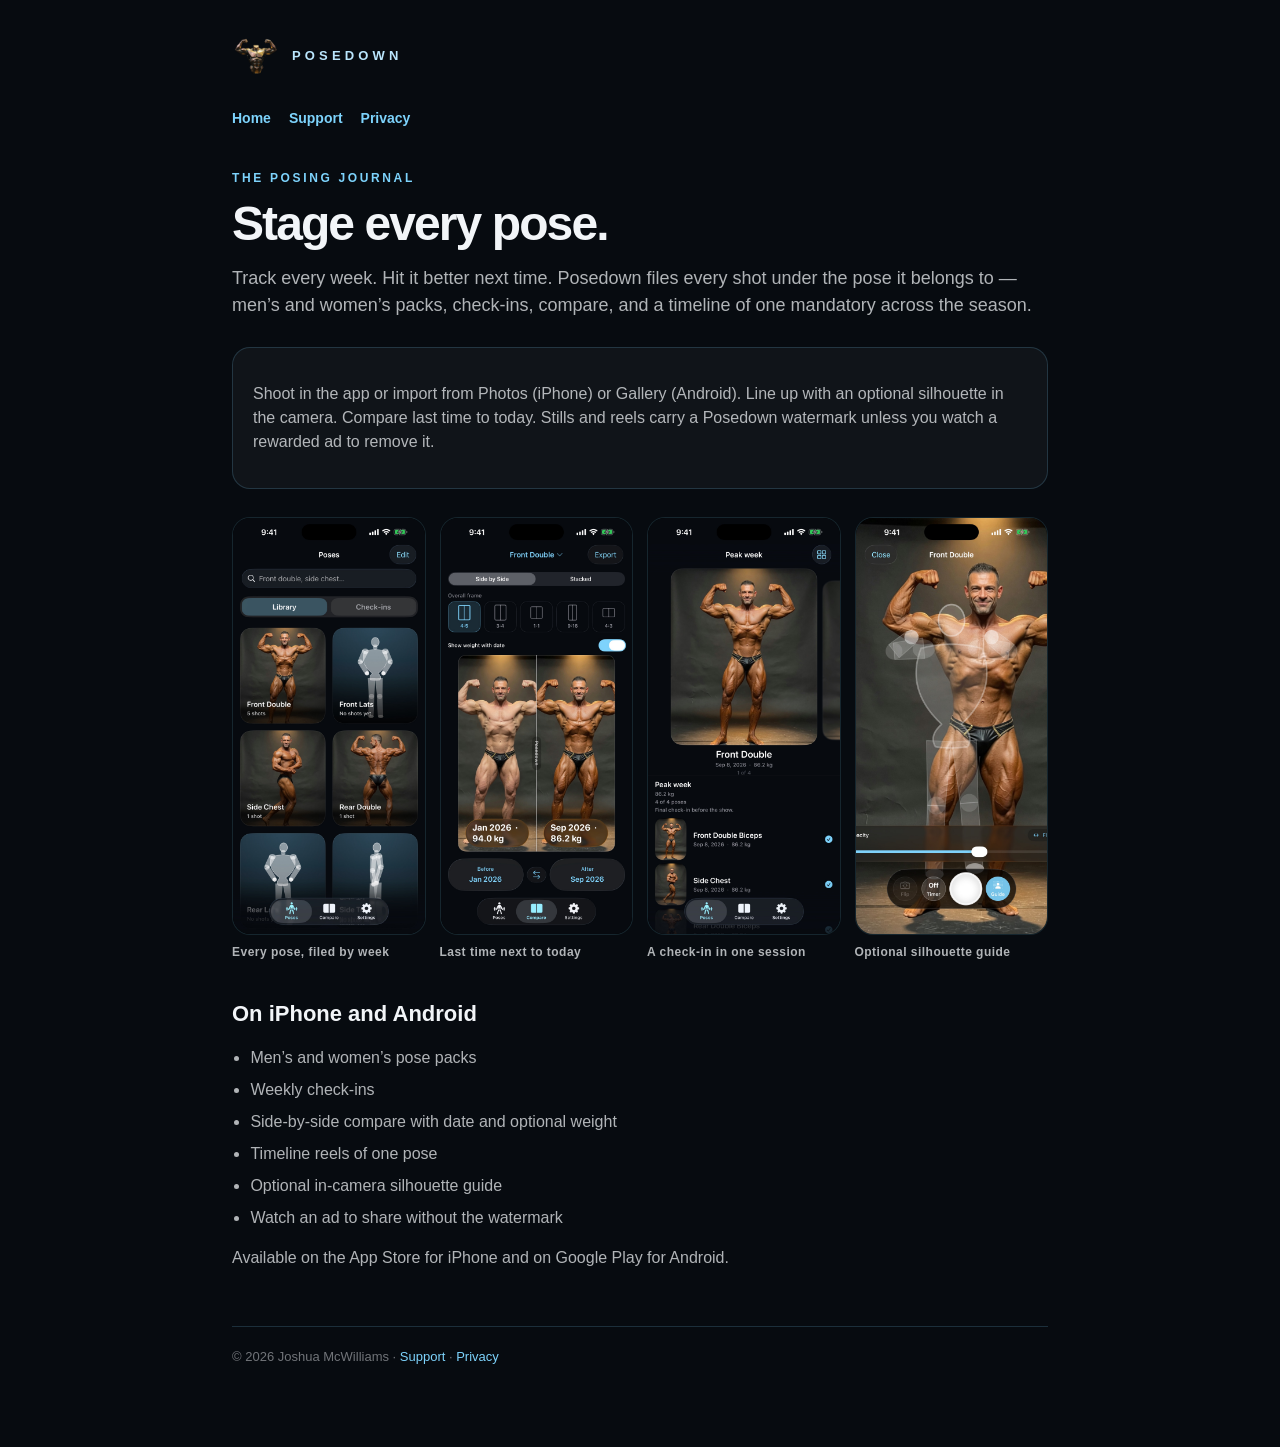
<file: index.html>
<!DOCTYPE html>
<html lang="en">
<head>
  <meta charset="utf-8">
  <meta name="viewport" content="width=device-width, initial-scale=1">
  <title>Posedown — the posing journal</title>
  <meta name="description" content="Posedown is a bodybuilding posing journal for iPhone and Android. Stage every pose. Track every week. Hit it better next time.">
  <link rel="stylesheet" href="styles.css">
</head>
<body>
  <main class="wrap">
    <div class="brand">
      <img src="icon.png" alt="Posedown">
      <span>Posedown</span>
    </div>
    <nav>
      <a href="./">Home</a>
      <a href="support.html">Support</a>
      <a href="privacy.html">Privacy</a>
    </nav>

    <div class="kicker">The posing journal</div>
    <h1>Stage every pose.</h1>
    <p class="lede">Track every week. Hit it better next time. Posedown files every shot under the pose it belongs to — men’s and women’s packs, check-ins, compare, and a timeline of one mandatory across the season.</p>

    <div class="card">
      <p>Shoot in the app or import from Photos (iPhone) or Gallery (Android). Line up with an optional silhouette in the camera. Compare last time to today. Stills and reels carry a Posedown watermark unless you watch a rewarded ad to remove it.</p>
    </div>

    <div class="shots" aria-label="App screenshots">
      <figure>
        <img src="screenshots/library.jpg" alt="Pose library with men’s and women’s packs">
        <figcaption>Every pose, filed by week</figcaption>
      </figure>
      <figure>
        <img src="screenshots/compare.jpg" alt="Before and after compare with dates and weight">
        <figcaption>Last time next to today</figcaption>
      </figure>
      <figure>
        <img src="screenshots/session.jpg" alt="Peak week check-in with poses checked off">
        <figcaption>A check-in in one session</figcaption>
      </figure>
      <figure>
        <img src="screenshots/guide.jpg" alt="In-camera silhouette guide over the pose">
        <figcaption>Optional silhouette guide</figcaption>
      </figure>
    </div>

    <h2>On iPhone and Android</h2>
    <ul>
      <li>Men’s and women’s pose packs</li>
      <li>Weekly check-ins</li>
      <li>Side-by-side compare with date and optional weight</li>
      <li>Timeline reels of one pose</li>
      <li>Optional in-camera silhouette guide</li>
      <li>Watch an ad to share without the watermark</li>
    </ul>

    <p>Available on the App Store for iPhone and on Google Play for Android.</p>

    <footer>
      © 2026 Joshua McWilliams · <a href="support.html">Support</a> · <a href="privacy.html">Privacy</a>
    </footer>
  </main>
</body>
</html>
</file>
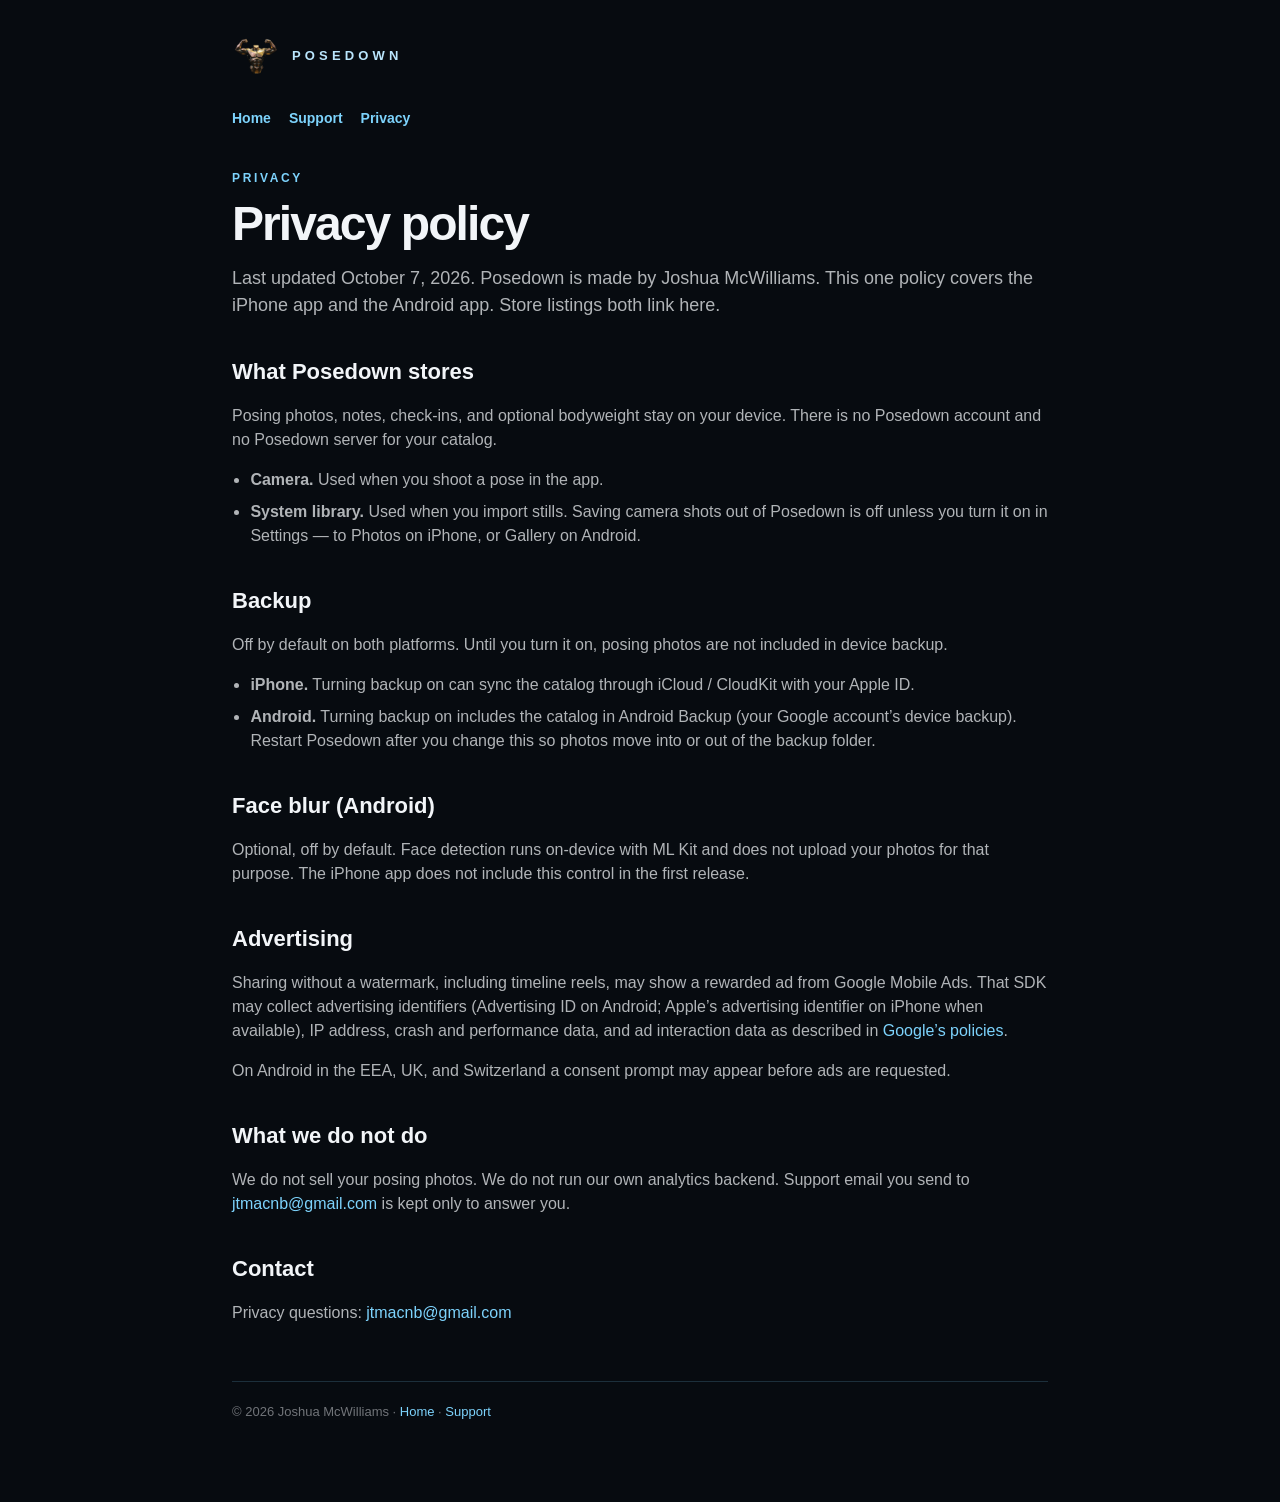
<file: privacy.html>
<!DOCTYPE html>
<html lang="en">
<head>
  <meta charset="utf-8">
  <meta name="viewport" content="width=device-width, initial-scale=1">
  <title>Posedown privacy policy</title>
  <meta name="description" content="Privacy policy for the Posedown posing journal on iPhone and Android.">
  <link rel="stylesheet" href="styles.css">
</head>
<body>
  <main class="wrap">
    <div class="brand">
      <img src="icon.png" alt="Posedown">
      <span>Posedown</span>
    </div>
    <nav>
      <a href="./">Home</a>
      <a href="support.html">Support</a>
      <a href="privacy.html">Privacy</a>
    </nav>

    <div class="kicker">Privacy</div>
    <h1>Privacy policy</h1>
    <p class="lede">Last updated October 7, 2026. Posedown is made by Joshua McWilliams. This one policy covers the iPhone app and the Android app. Store listings both link here.</p>

    <h2>What Posedown stores</h2>
    <p>Posing photos, notes, check-ins, and optional bodyweight stay on your device. There is no Posedown account and no Posedown server for your catalog.</p>
    <ul>
      <li><strong>Camera.</strong> Used when you shoot a pose in the app.</li>
      <li><strong>System library.</strong> Used when you import stills. Saving camera shots out of Posedown is off unless you turn it on in Settings — to Photos on iPhone, or Gallery on Android.</li>
    </ul>

    <h2>Backup</h2>
    <p>Off by default on both platforms. Until you turn it on, posing photos are not included in device backup.</p>
    <ul>
      <li><strong>iPhone.</strong> Turning backup on can sync the catalog through iCloud / CloudKit with your Apple ID.</li>
      <li><strong>Android.</strong> Turning backup on includes the catalog in Android Backup (your Google account’s device backup). Restart Posedown after you change this so photos move into or out of the backup folder.</li>
    </ul>

    <h2>Face blur (Android)</h2>
    <p>Optional, off by default. Face detection runs on-device with ML Kit and does not upload your photos for that purpose. The iPhone app does not include this control in the first release.</p>

    <h2>Advertising</h2>
    <p>Sharing without a watermark, including timeline reels, may show a rewarded ad from Google Mobile Ads. That SDK may collect advertising identifiers (Advertising ID on Android; Apple’s advertising identifier on iPhone when available), IP address, crash and performance data, and ad interaction data as described in <a href="https://policies.google.com/privacy">Google’s policies</a>.</p>
    <p>On Android in the EEA, UK, and Switzerland a consent prompt may appear before ads are requested.</p>

    <h2>What we do not do</h2>
    <p>We do not sell your posing photos. We do not run our own analytics backend. Support email you send to <a href="mailto:jtmacnb@gmail.com">jtmacnb@gmail.com</a> is kept only to answer you.</p>

    <h2>Contact</h2>
    <p>Privacy questions: <a href="mailto:jtmacnb@gmail.com">jtmacnb@gmail.com</a></p>

    <footer>
      © 2026 Joshua McWilliams · <a href="./">Home</a> · <a href="support.html">Support</a>
    </footer>
  </main>
</body>
</html>
</file>
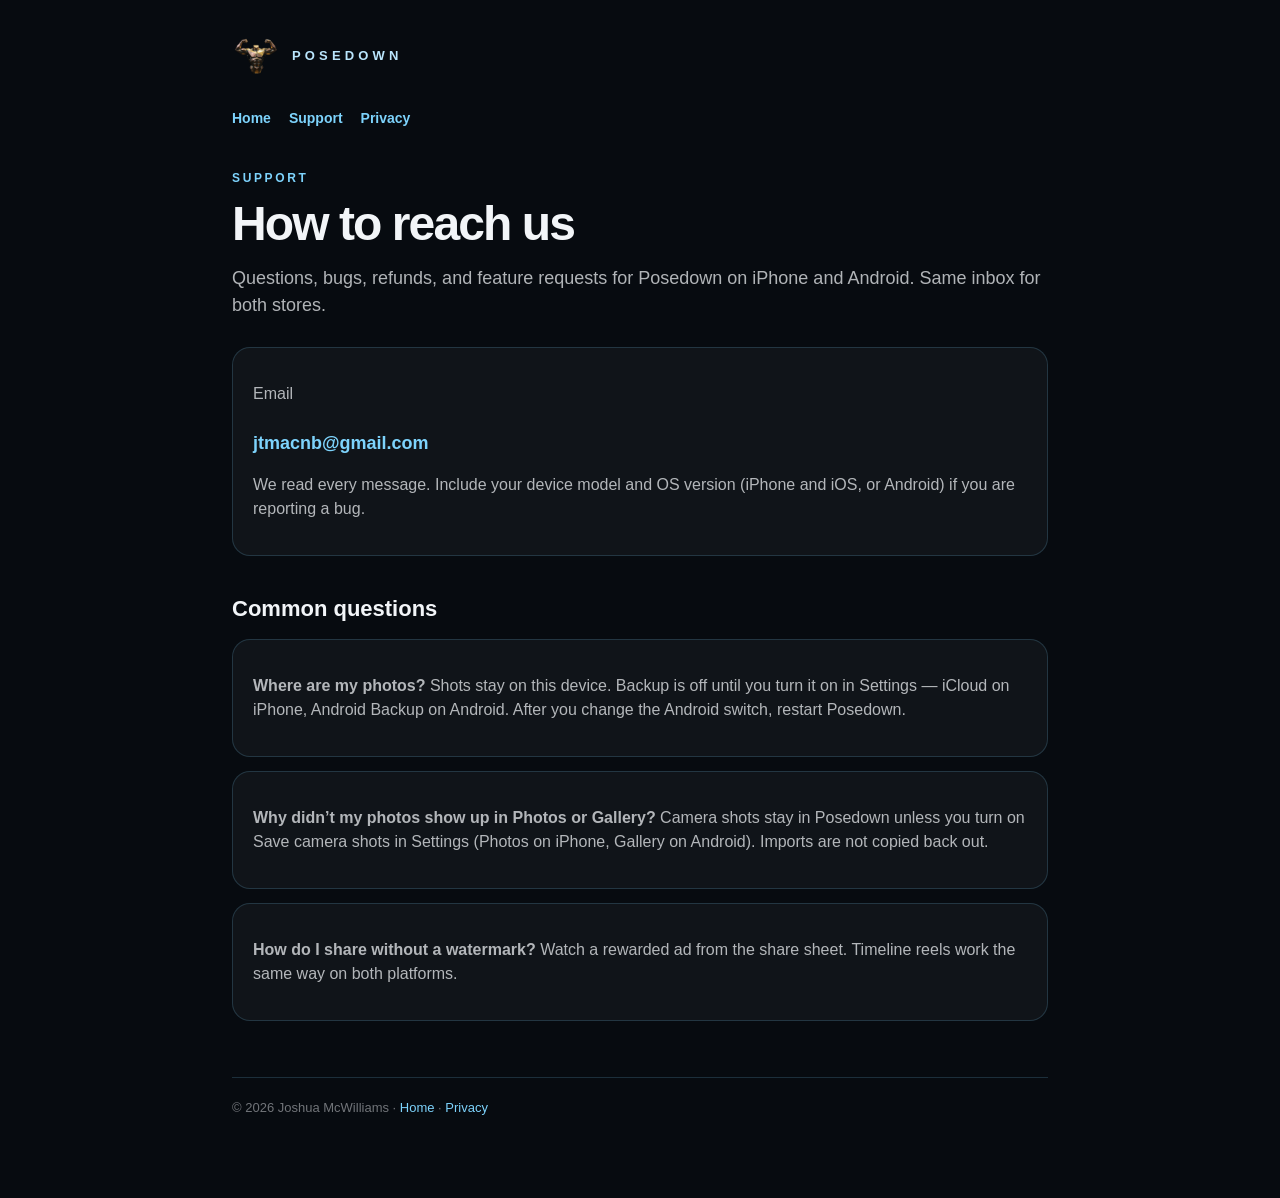
<file: support.html>
<!DOCTYPE html>
<html lang="en">
<head>
  <meta charset="utf-8">
  <meta name="viewport" content="width=device-width, initial-scale=1">
  <title>Posedown support</title>
  <meta name="description" content="Contact Posedown support for help, bugs, and store questions on iPhone and Android.">
  <link rel="stylesheet" href="styles.css">
</head>
<body>
  <main class="wrap">
    <div class="brand">
      <img src="icon.png" alt="Posedown">
      <span>Posedown</span>
    </div>
    <nav>
      <a href="./">Home</a>
      <a href="support.html">Support</a>
      <a href="privacy.html">Privacy</a>
    </nav>

    <div class="kicker">Support</div>
    <h1>How to reach us</h1>
    <p class="lede">Questions, bugs, refunds, and feature requests for Posedown on iPhone and Android. Same inbox for both stores.</p>

    <div class="card">
      <p>Email</p>
      <a class="email" href="mailto:jtmacnb@gmail.com">jtmacnb@gmail.com</a>
      <p>We read every message. Include your device model and OS version (iPhone and iOS, or Android) if you are reporting a bug.</p>
    </div>

    <h2>Common questions</h2>
    <div class="card">
      <p><strong>Where are my photos?</strong> Shots stay on this device. Backup is off until you turn it on in Settings — iCloud on iPhone, Android Backup on Android. After you change the Android switch, restart Posedown.</p>
    </div>
    <div class="card">
      <p><strong>Why didn’t my photos show up in Photos or Gallery?</strong> Camera shots stay in Posedown unless you turn on Save camera shots in Settings (Photos on iPhone, Gallery on Android). Imports are not copied back out.</p>
    </div>
    <div class="card">
      <p><strong>How do I share without a watermark?</strong> Watch a rewarded ad from the share sheet. Timeline reels work the same way on both platforms.</p>
    </div>

    <footer>
      © 2026 Joshua McWilliams · <a href="./">Home</a> · <a href="privacy.html">Privacy</a>
    </footer>
  </main>
</body>
</html>
</file>
<file: styles.css>
:root {
  --bg: #070B10;
  --ink: #F2F5F8;
  --muted: rgba(242, 245, 248, 0.72);
  --gold: #7DD3FC;
  --gold-dim: #BAE6FD;
  --line: rgba(125, 211, 252, 0.18);
  --card: rgba(255, 255, 255, 0.04);
}
* { box-sizing: border-box; }
html, body {
  margin: 0;
  background: var(--bg);
  color: var(--ink);
  font-family: -apple-system, BlinkMacSystemFont, "SF Pro Text", "Helvetica Neue", sans-serif;
  line-height: 1.5;
}
body { min-height: 100vh; }
a { color: var(--gold); text-decoration: none; }
a:hover { text-decoration: underline; }
.wrap {
  max-width: 860px;
  margin: 0 auto;
  padding: 32px 22px 80px;
}
.brand {
  display: flex;
  align-items: center;
  gap: 12px;
  margin-bottom: 28px;
}
.brand img {
  width: 48px;
  height: 48px;
  border-radius: 12px;
}
.brand span {
  letter-spacing: 0.32em;
  text-transform: uppercase;
  font-size: 13px;
  font-weight: 700;
  color: var(--gold-dim);
}
nav {
  display: flex;
  gap: 18px;
  flex-wrap: wrap;
  margin-bottom: 40px;
  font-size: 14px;
  font-weight: 600;
}
h1 {
  font-size: clamp(32px, 7vw, 48px);
  letter-spacing: -0.04em;
  line-height: 1.05;
  margin: 0 0 16px;
}
h2 {
  font-size: 22px;
  margin: 36px 0 12px;
}
.kicker {
  color: var(--gold);
  letter-spacing: 0.22em;
  text-transform: uppercase;
  font-size: 12px;
  font-weight: 700;
  margin-bottom: 12px;
}
.lede {
  font-size: 18px;
  color: var(--muted);
  margin: 0 0 28px;
}
.card {
  background: var(--card);
  border: 1px solid var(--line);
  border-radius: 18px;
  padding: 18px 20px;
  margin: 14px 0;
}
.shots {
  display: grid;
  grid-template-columns: repeat(4, minmax(0, 1fr));
  gap: 14px;
  margin: 28px 0 8px;
}
.shots figure { margin: 0; }
.shots img {
  width: 100%;
  display: block;
  border-radius: 18px;
  border: 1px solid var(--line);
  background: #000;
}
.shots figcaption {
  margin-top: 8px;
  font-size: 12px;
  font-weight: 600;
  letter-spacing: 0.04em;
  color: var(--muted);
}
@media (max-width: 720px) {
  .shots {
    grid-template-columns: repeat(2, minmax(0, 1fr));
  }
}
ul { padding-left: 1.15em; color: var(--muted); }
li { margin: 8px 0; }
p { color: var(--muted); }
.email {
  display: inline-block;
  margin-top: 8px;
  font-size: 18px;
  font-weight: 650;
}
footer {
  margin-top: 56px;
  padding-top: 20px;
  border-top: 1px solid var(--line);
  color: rgba(242, 245, 248, 0.45);
  font-size: 13px;
}
</file>
